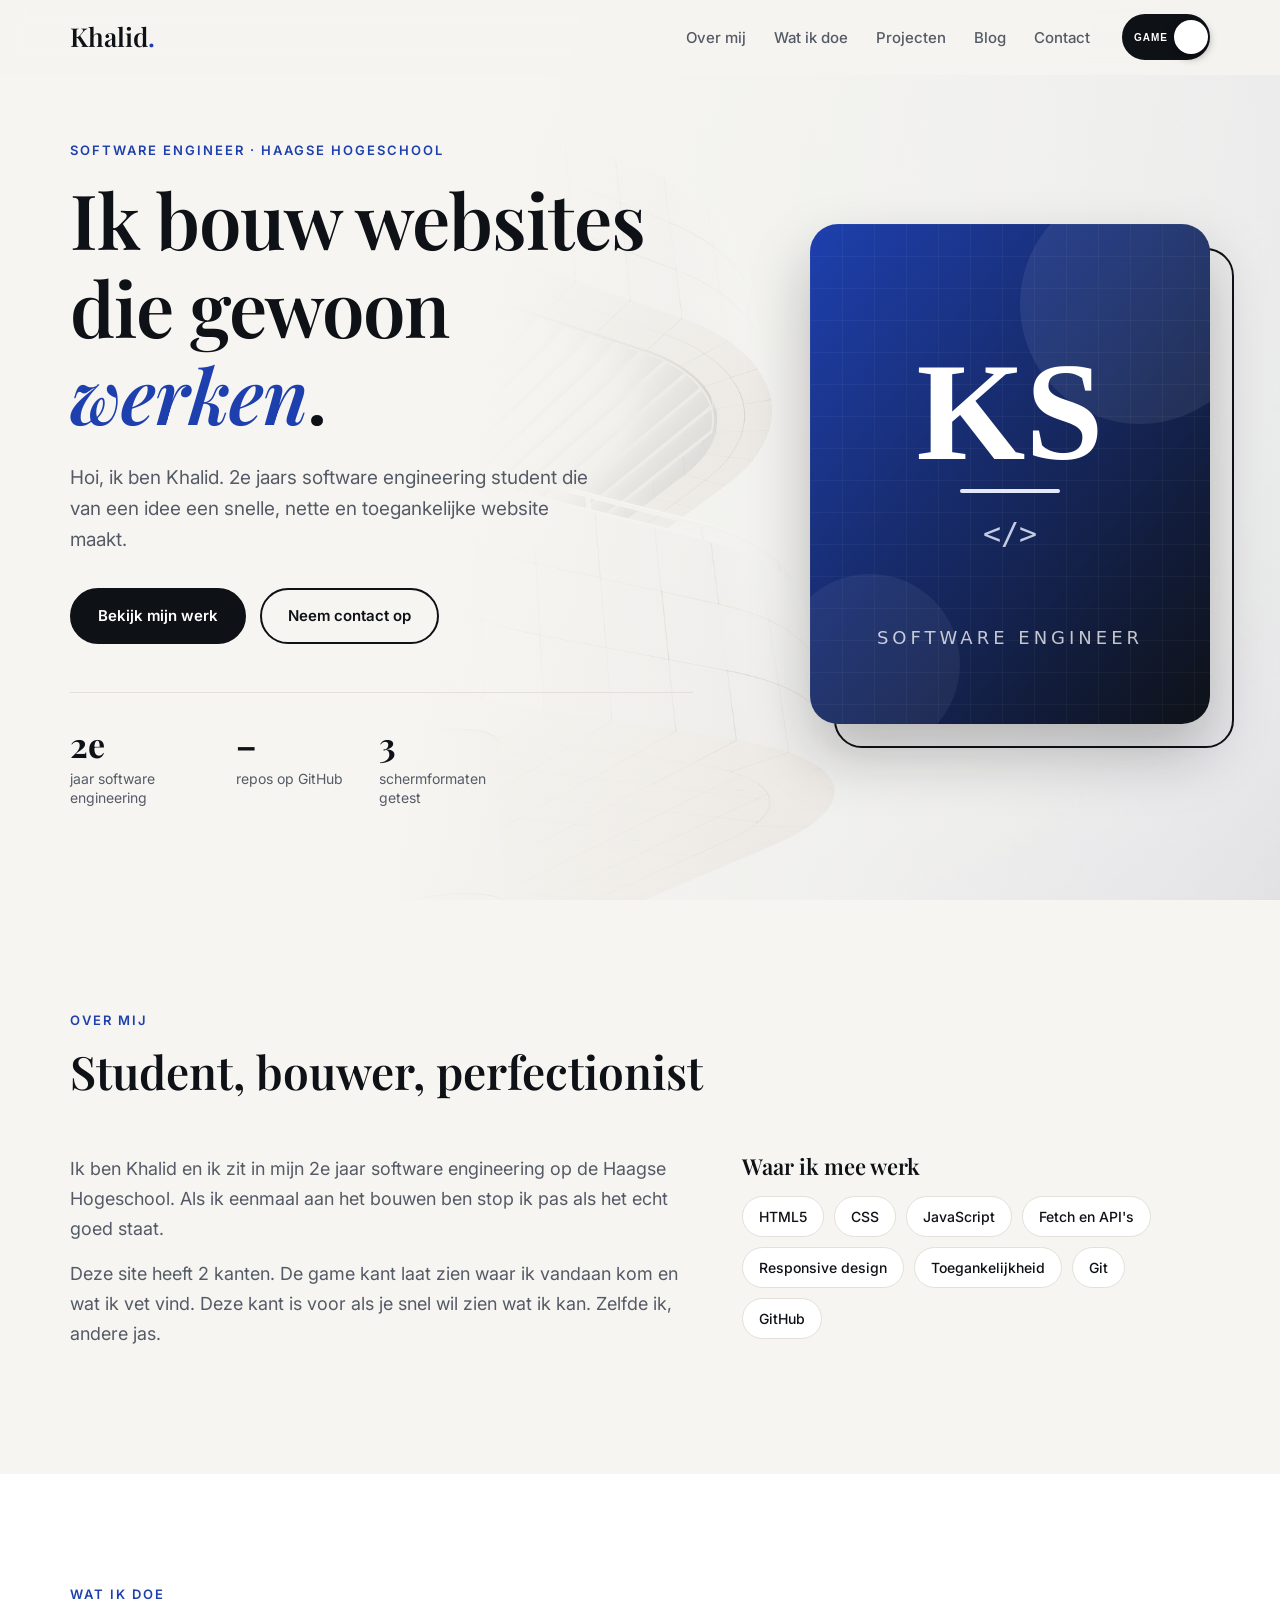
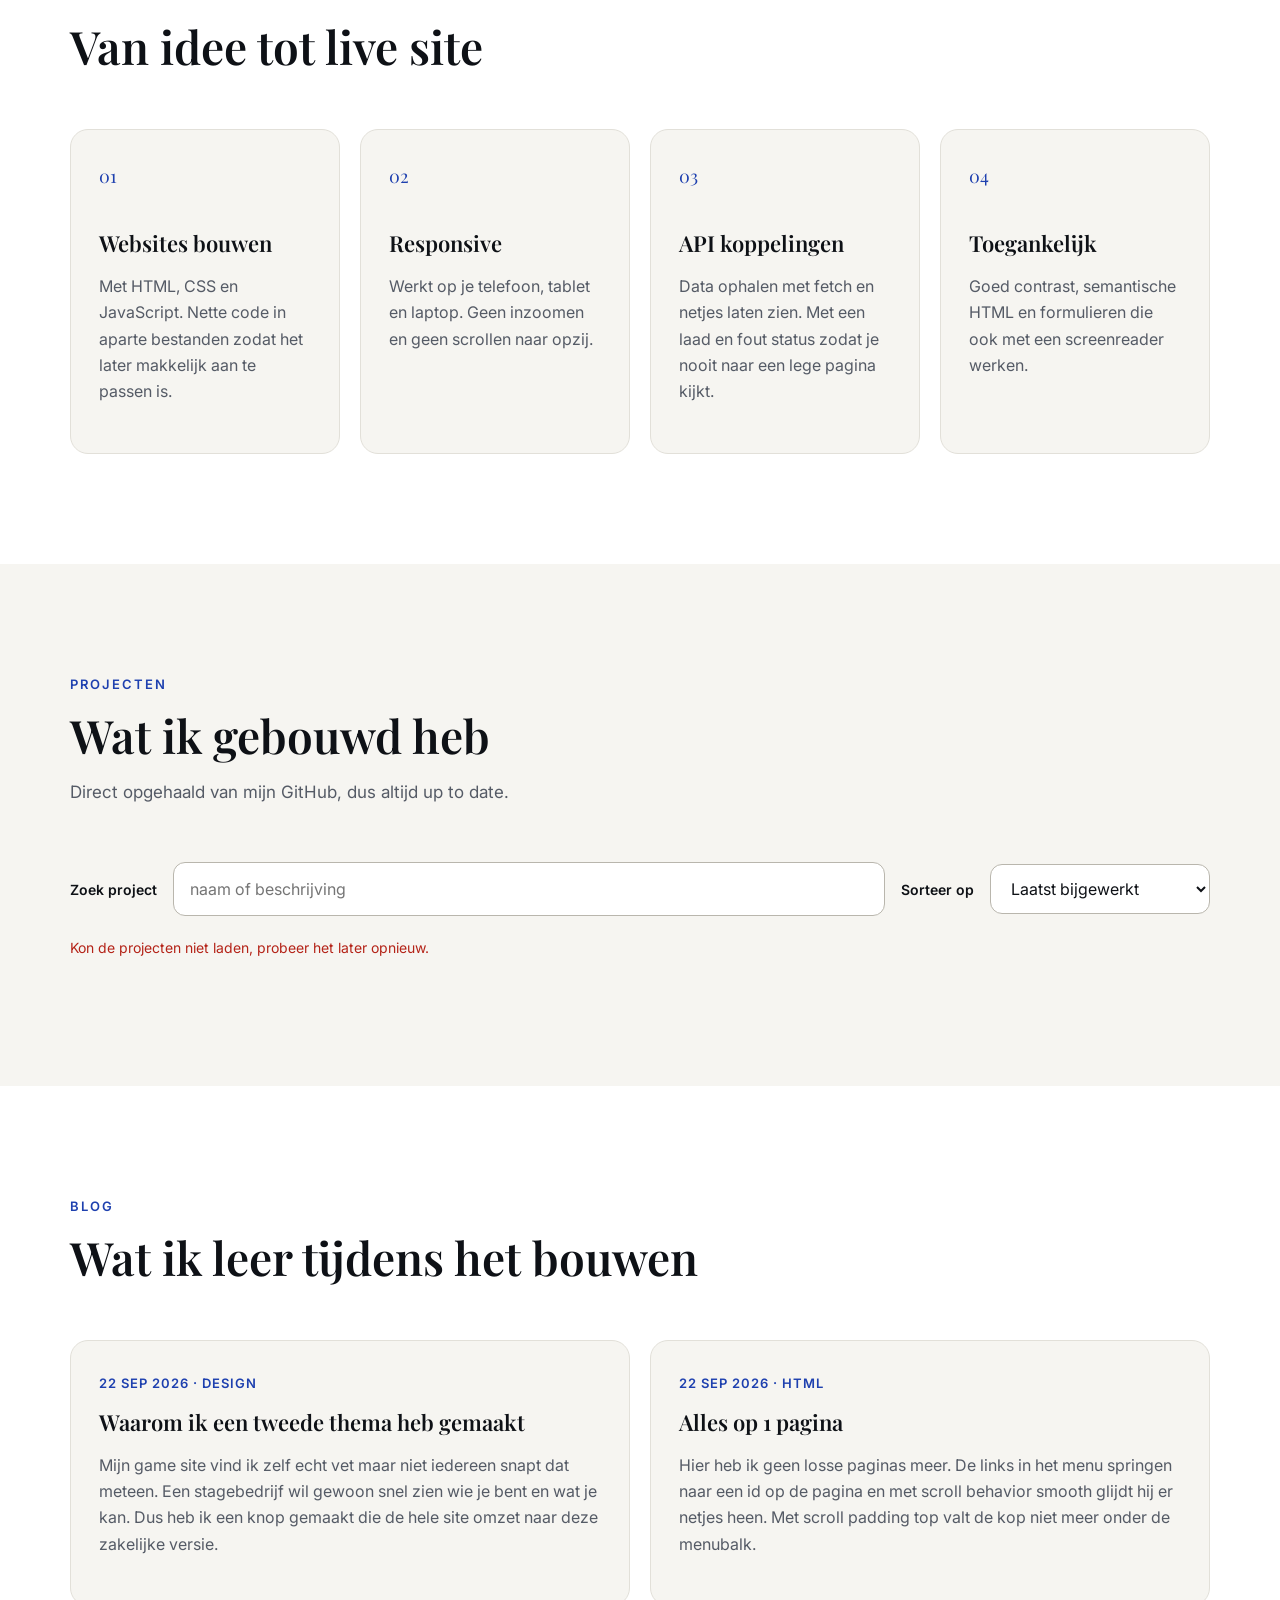
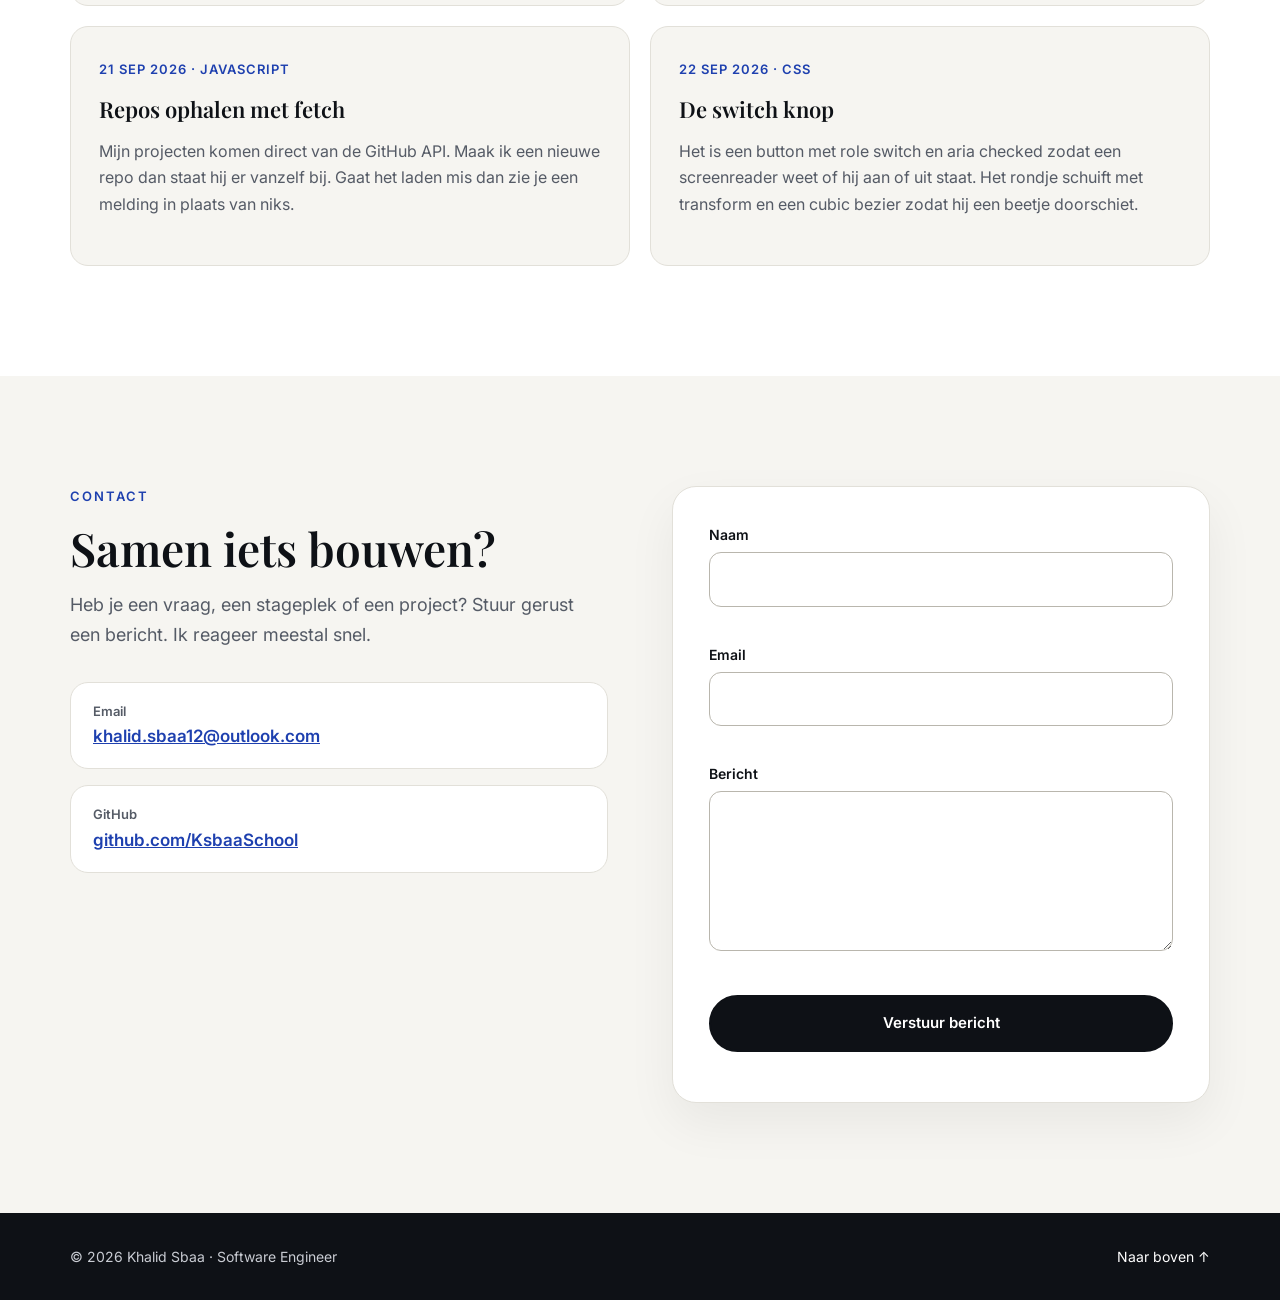
<file: business.html>
<!doctype html>
<html lang="nl" data-thema="business">
  <head>
    <meta charset="UTF-8" />
    <meta name="viewport" content="width=device-width, initial-scale=1.0" />
    <meta
      name="description"
      content="Khalid Sbaa, software engineering student op de Haagse Hogeschool. Ik bouw websites die snel, netjes en toegankelijk zijn. Bekijk mijn projecten, blog en neem contact op."
    />
    <meta name="author" content="Khalid Sbaa" />
    <link rel="preconnect" href="https://fonts.googleapis.com" />
    <link rel="preconnect" href="https://fonts.gstatic.com" crossorigin />
    <link
      rel="stylesheet"
      href="https://fonts.googleapis.com/css2?family=Inter:wght@400;500;600&family=Playfair+Display:wght@500;600&display=swap"
    />
    <link rel="stylesheet" href="assets/css/business.css" />
    <script src="thema.js"></script>
    <title>Khalid Sbaa - Software Engineer</title>
  </head>

  <body>
    <header id="balk">
      <a class="logo" href="#home">Khalid<span>.</span></a>

      <nav aria-label="hoofdmenu">
        <ul>
          <li><a href="#over">Over mij</a></li>
          <li><a href="#diensten">Wat ik doe</a></li>
          <li><a href="#projecten">Projecten</a></li>
          <li><a href="#blog">Blog</a></li>
          <li><a href="#contact">Contact</a></li>
        </ul>
      </nav>

      <button
        id="themaknop"
        class="themaknop"
        type="button"
        role="switch"
        aria-checked="true"
        aria-label="business thema"
      >
        <span class="knoptekst links" aria-hidden="true">GAME</span>
        <span class="knoptekst rechts" aria-hidden="true">PRO</span>
        <span class="knopbol" aria-hidden="true"></span>
      </button>
    </header>

    <main>
      <section id="home" class="held">
        <div class="held-tekst opkomen">
          <p class="bovenregel">Software engineer · Haagse Hogeschool</p>
          <h1>Ik bouw websites die gewoon <em>werken</em>.</h1>
          <p class="intro">
            Hoi, ik ben Khalid. 2e jaars software engineering student die van
            een idee een snelle, nette en toegankelijke website maakt.
          </p>
          <div class="knoppen">
            <a class="knop knop-vol" href="#projecten">Bekijk mijn werk</a>
            <a class="knop knop-rand" href="#contact">Neem contact op</a>
          </div>

          <ul class="cijfers">
            <li><strong>2e</strong> jaar software engineering</li>
            <li><strong id="aantalrepos">–</strong> repos op GitHub</li>
            <li><strong>3</strong> schermformaten getest</li>
          </ul>
        </div>

        <figure class="held-foto opkomen">
          <img
            src="assets/img/businessPotret.svg"
            alt="Logo met de letters KS, van Khalid Sbaa, software engineer"
            width="704"
            height="1524"
          />
        </figure>
      </section>

      <section id="over" class="blok">
        <div class="blok-kop opkomen">
          <p class="bovenregel">Over mij</p>
          <h2>Student, bouwer, perfectionist</h2>
        </div>

        <div class="over-grid">
          <div class="opkomen">
            <p>
              Ik ben Khalid en ik zit in mijn 2e jaar software engineering op de
              Haagse Hogeschool. Als ik eenmaal aan het bouwen ben stop ik pas
              als het echt goed staat.
            </p>
            <p>
              Deze site heeft 2 kanten. De game kant laat zien waar ik vandaan
              kom en wat ik vet vind. Deze kant is voor als je snel wil zien
              wat ik kan. Zelfde ik, andere jas.
            </p>
          </div>

          <div class="opkomen">
            <h3>Waar ik mee werk</h3>
            <ul class="tags">
              <li>HTML5</li>
              <li>CSS</li>
              <li>JavaScript</li>
              <li>Fetch en API's</li>
              <li>Responsive design</li>
              <li>Toegankelijkheid</li>
              <li>Git</li>
              <li>GitHub</li>
            </ul>
          </div>
        </div>
      </section>

      <section id="diensten" class="blok blok-wit">
        <div class="blok-kop opkomen">
          <p class="bovenregel">Wat ik doe</p>
          <h2>Van idee tot live site</h2>
        </div>

        <ul class="kaarten">
          <li class="kaart opkomen">
            <span class="nummer">01</span>
            <h3>Websites bouwen</h3>
            <p>
              Met HTML, CSS en JavaScript. Nette code in aparte bestanden zodat
              het later makkelijk aan te passen is.
            </p>
          </li>
          <li class="kaart opkomen">
            <span class="nummer">02</span>
            <h3>Responsive</h3>
            <p>
              Werkt op je telefoon, tablet en laptop. Geen inzoomen en geen
              scrollen naar opzij.
            </p>
          </li>
          <li class="kaart opkomen">
            <span class="nummer">03</span>
            <h3>API koppelingen</h3>
            <p>
              Data ophalen met fetch en netjes laten zien. Met een laad en fout
              status zodat je nooit naar een lege pagina kijkt.
            </p>
          </li>
          <li class="kaart opkomen">
            <span class="nummer">04</span>
            <h3>Toegankelijk</h3>
            <p>
              Goed contrast, semantische HTML en formulieren die ook met een
              screenreader werken.
            </p>
          </li>
        </ul>
      </section>

      <section id="projecten" class="blok">
        <div class="blok-kop opkomen">
          <p class="bovenregel">Projecten</p>
          <h2>Wat ik gebouwd heb</h2>
          <p>Direct opgehaald van mijn GitHub, dus altijd up to date.</p>
        </div>

        <search class="filters opkomen">
          <form id="projectfilter">
            <label for="projectzoek">Zoek project</label>
            <input
              id="projectzoek"
              type="search"
              placeholder="naam of beschrijving"
            />

            <label for="projectsort">Sorteer op</label>
            <select id="projectsort">
              <option value="nieuw">Laatst bijgewerkt</option>
              <option value="naam">Naam A tot Z</option>
              <option value="sterren">Meeste sterren</option>
            </select>
          </form>
        </search>

        <p id="projectstatus" class="status" aria-live="polite">
          Projecten aan het laden...
        </p>
        <ul id="projectlijst" class="projecten"></ul>
      </section>

      <section id="blog" class="blok blok-wit">
        <div class="blok-kop opkomen">
          <p class="bovenregel">Blog</p>
          <h2>Wat ik leer tijdens het bouwen</h2>
        </div>

        <div class="artikelen">
          <article class="artikel opkomen">
            <p class="meta"><time datetime="2026-09-22">22 sep 2026</time> · Design</p>
            <h3>Waarom ik een tweede thema heb gemaakt</h3>
            <p>
              Mijn game site vind ik zelf echt vet maar niet iedereen snapt dat
              meteen. Een stagebedrijf wil gewoon snel zien wie je bent en wat
              je kan. Dus heb ik een knop gemaakt die de hele site omzet naar
              deze zakelijke versie.
            </p>
          </article>

          <article class="artikel opkomen">
            <p class="meta"><time datetime="2026-09-22">22 sep 2026</time> · HTML</p>
            <h3>Alles op 1 pagina</h3>
            <p>
              Hier heb ik geen losse paginas meer. De links in het menu springen
              naar een id op de pagina en met scroll behavior smooth glijdt hij
              er netjes heen. Met scroll padding top valt de kop niet meer onder
              de menubalk.
            </p>
          </article>

          <article class="artikel opkomen">
            <p class="meta"><time datetime="2026-09-21">21 sep 2026</time> · JavaScript</p>
            <h3>Repos ophalen met fetch</h3>
            <p>
              Mijn projecten komen direct van de GitHub API. Maak ik een nieuwe
              repo dan staat hij er vanzelf bij. Gaat het laden mis dan zie je
              een melding in plaats van niks.
            </p>
          </article>

          <article class="artikel opkomen">
            <p class="meta"><time datetime="2026-09-22">22 sep 2026</time> · CSS</p>
            <h3>De switch knop</h3>
            <p>
              Het is een button met role switch en aria checked zodat een
              screenreader weet of hij aan of uit staat. Het rondje schuift met
              transform en een cubic bezier zodat hij een beetje doorschiet.
            </p>
          </article>
        </div>
      </section>

      <section id="contact" class="blok">
        <div class="contact-grid">
          <div class="opkomen">
            <p class="bovenregel">Contact</p>
            <h2>Samen iets bouwen?</h2>
            <p>
              Heb je een vraag, een stageplek of een project? Stuur gerust een
              bericht. Ik reageer meestal snel.
            </p>

            <ul class="contactlinks">
              <li>
                <span>Email</span>
                <a href="mailto:khalid.sbaa12@outlook.com">khalid.sbaa12@outlook.com</a>
              </li>
              <li>
                <span>GitHub</span>
                <a href="https://github.com/KsbaaSchool">github.com/KsbaaSchool</a>
              </li>
            </ul>
          </div>

          <form id="bcontactform" class="formulier opkomen" novalidate>
            <div class="veld">
              <label for="bnaam">Naam</label>
              <input
                id="bnaam"
                type="text"
                autocomplete="name"
                aria-describedby="bnaamfout"
              />
              <p id="bnaamfout" class="fout" aria-live="polite"></p>
            </div>

            <div class="veld">
              <label for="bemail">Email</label>
              <input
                id="bemail"
                type="email"
                autocomplete="email"
                aria-describedby="bemailfout"
              />
              <p id="bemailfout" class="fout" aria-live="polite"></p>
            </div>

            <div class="veld">
              <label for="bbericht">Bericht</label>
              <textarea
                id="bbericht"
                rows="5"
                aria-describedby="bberichtfout"
              ></textarea>
              <p id="bberichtfout" class="fout" aria-live="polite"></p>
            </div>

            <button class="knop knop-vol" type="submit">Verstuur bericht</button>
            <p id="bverstuurd" class="gelukt" aria-live="polite"></p>
          </form>
        </div>
      </section>
    </main>

    <footer>
      <p>© 2026 Khalid Sbaa · Software Engineer</p>
      <a href="#home">Naar boven ↑</a>
    </footer>

    <script src="business.js"></script>
  </body>
</html>
</file>
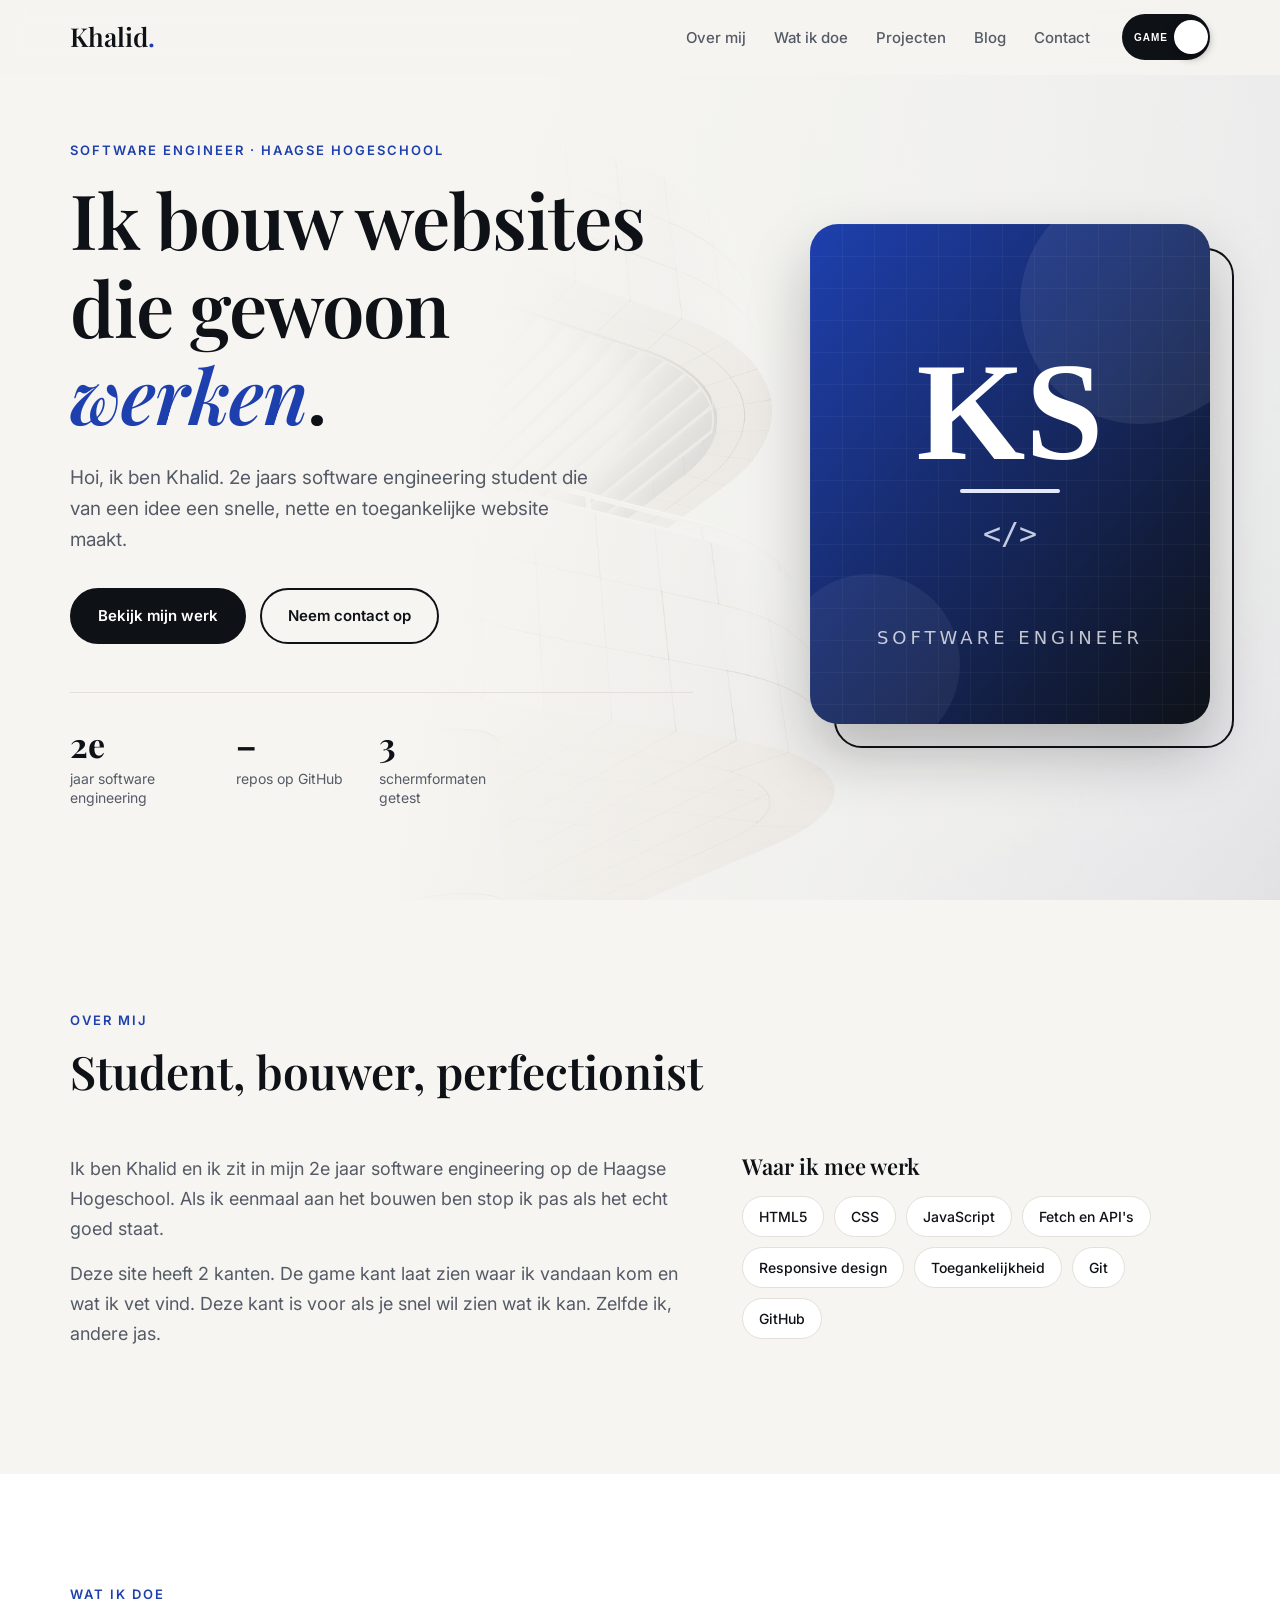
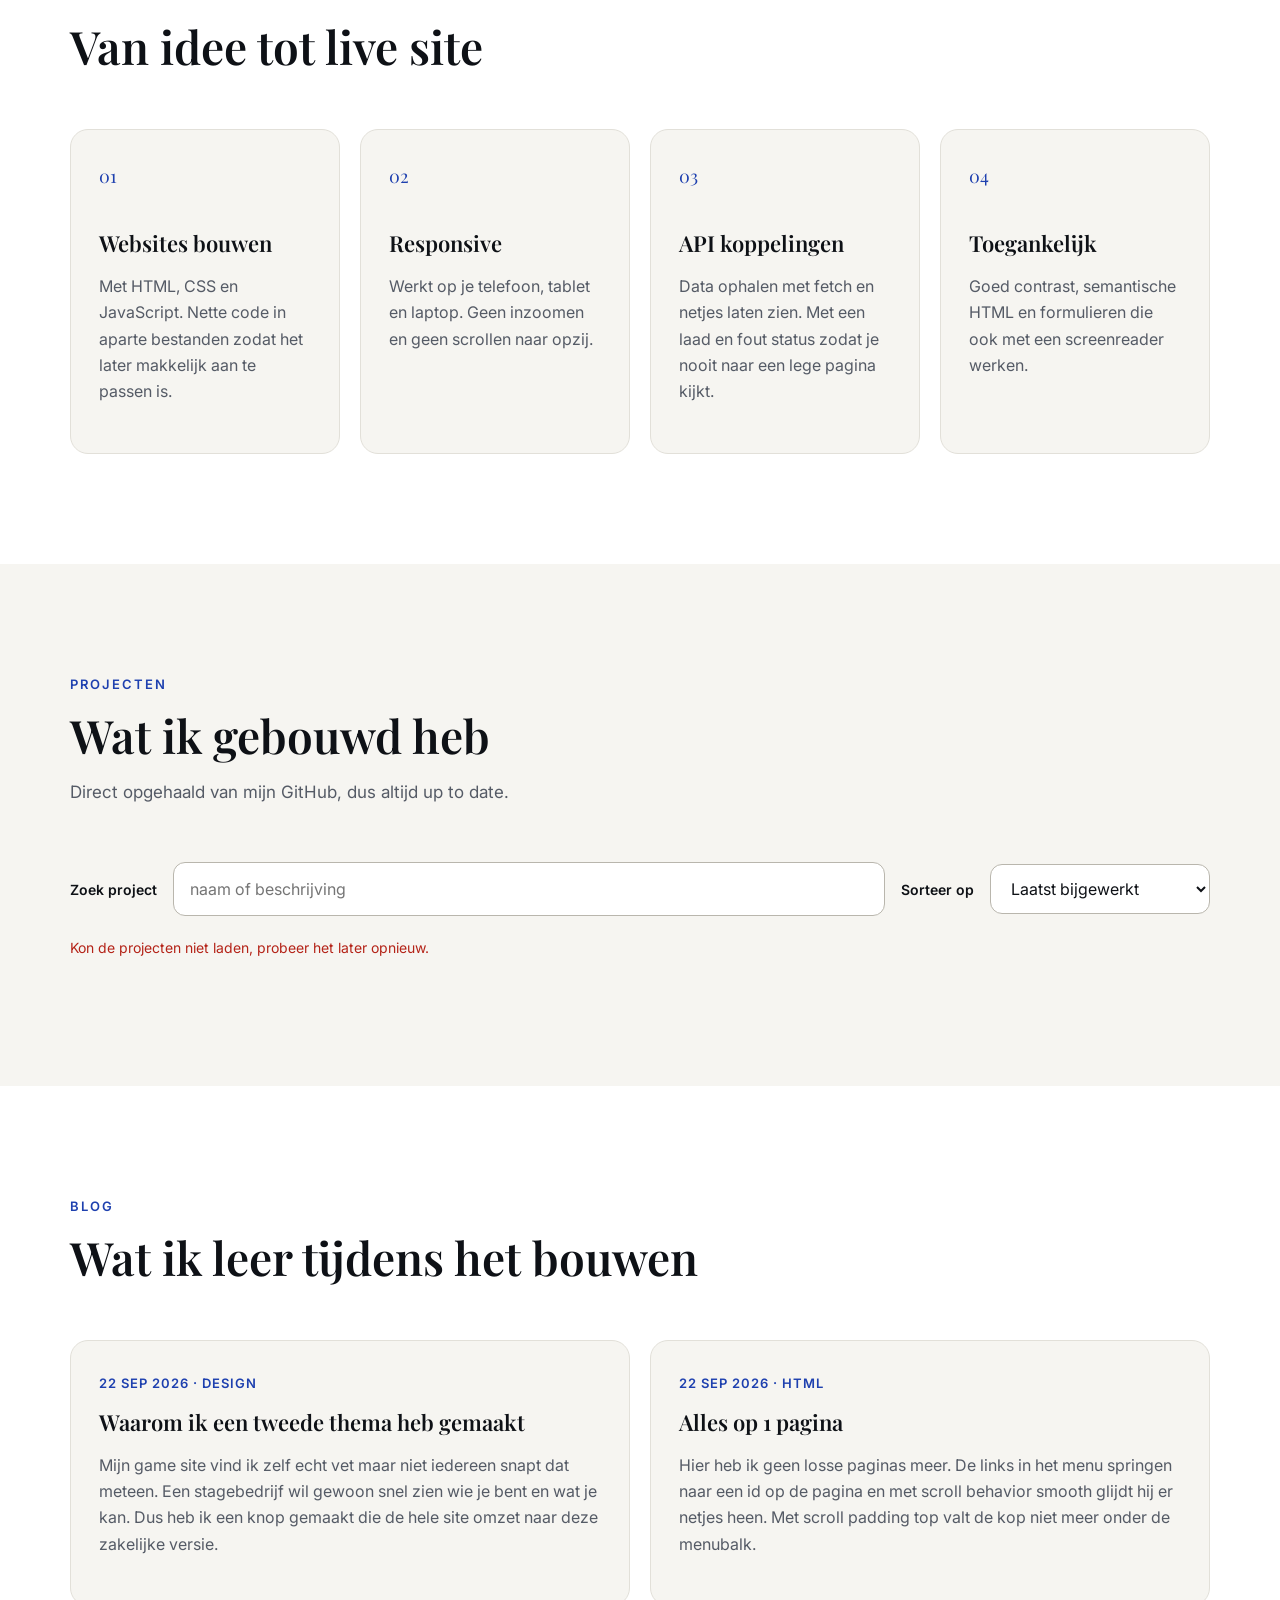
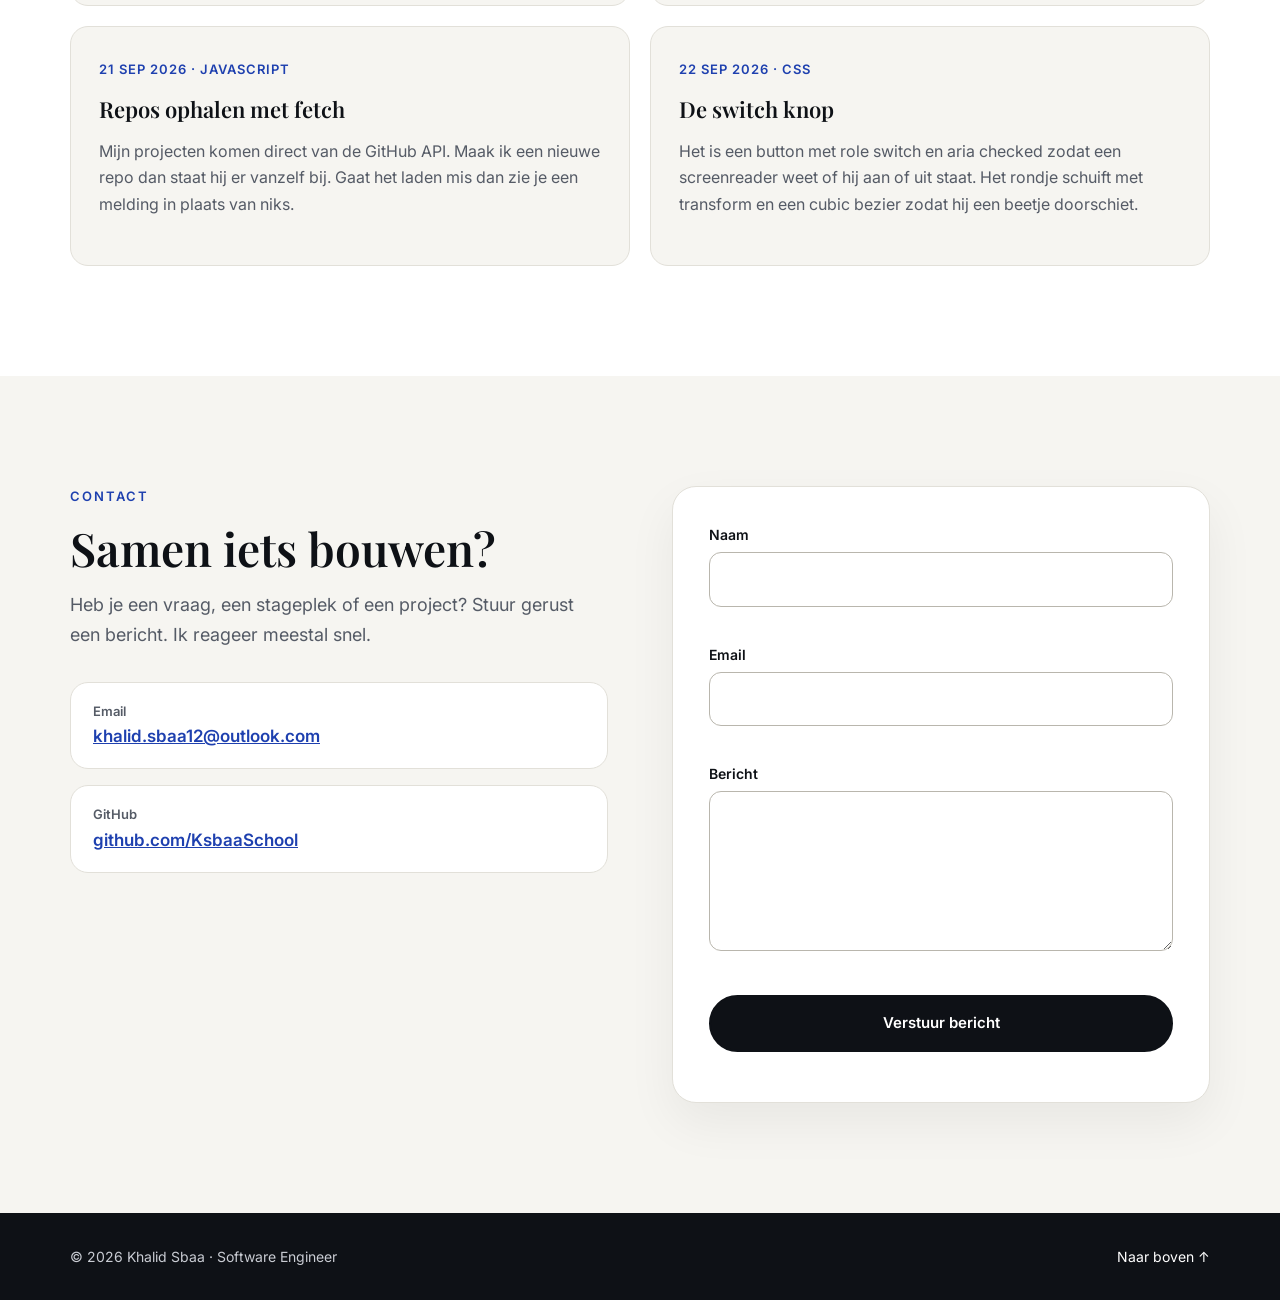
<file: contact.html>
<!doctype html>
<html lang="nl">
  <head>
    <meta charset="UTF-8" />
    <meta name="viewport" content="width=device-width, initial-scale=1.0" />
    <meta
      name="description"
      content="Contact met Khalid, software engineering student. Stuur een mail of bekijk mijn GitHub."
    />
    <meta name="author" content="Khalid Sbaa" />
    <link rel="stylesheet" href="assets/css/style.css" />
    <script src="thema.js"></script>
    <title>Contact - Khalids Portfolio</title>
  </head>

  <body>
    <video autoplay muted loop playsinline class="achtergrond-video">
      <source src="assets/video/SansVideo.mp4" type="video/mp4" />
    </video>

    <button
      id="themaknop"
      class="themaknop"
      type="button"
      role="switch"
      aria-checked="false"
      aria-label="business thema"
    >
      <span class="knoptekst links" aria-hidden="true">GAME</span>
      <span class="knoptekst rechts" aria-hidden="true">PRO</span>
      <span class="knopbol" aria-hidden="true"></span>
    </button>

    <header>
      <h1>Contact</h1>

      <nav>
        <ul>
          <li>
            <a href="index.html"> Whoami</a>
            <div class="box"></div>
          </li>
          <li>
            <a href="projecten.html">Projecten</a>
            <div class="box"></div>
          </li>
          <li>
            <a href="blog.html">Blog</a>
            <div class="box"></div>
          </li>
          <li>
            <a href="contact.html">Contact</a>
            <div class="box"></div>
          </li>
        </ul>
      </nav>
    </header>

    <main>
      <section>
        <h2>Even mailen</h2>
        <p>
          Heb je een vraag over mijn werk of wil je samen iets bouwen, stuur
          gerust een mail. ik reageer meestal snel
        </p>
      </section>

      <section>
        <h2>Stuur een bericht</h2>
        <form id="contactform" novalidate>
          <label for="naam">Naam</label>
          <input id="naam" type="text" />
          <p id="naamfout" aria-live="polite"></p>

          <label for="email">Email</label>
          <input id="email" type="email" />
          <p id="emailfout" aria-live="polite"></p>

          <label for="bericht">Bericht</label>
          <input id="bericht" type="text" />
          <p id="berichtfout" aria-live="polite"></p>

          <div class="knopje">
            <button type="submit">Verstuur</button>
            <div class="box"></div>
          </div>
        </form>
        <p id="verstuurd" aria-live="polite"></p>
      </section>

      <section>
        <h2>Waar je mij vindt</h2>
        <ul>
          <li class="contactli">
            <a href="mailto:khalid.sbaa12@outlook.com">Email</a>
            <div class="box"></div>
          </li>
          <li class="contactli">
            <a href="https://github.com/KsbaaSchool">Github</a>
            <div class="box"></div>
          </li>
        </ul>
      </section>

      <section>
        <h2>Wie je mailt</h2>
        <p>
          Khalid, 2e jaars student software engineering op de haagse hogeschool
        </p>
      </section>
    </main>

    <footer></footer>

    <script src="contact.js"></script>
  </body>
</html>
</file>
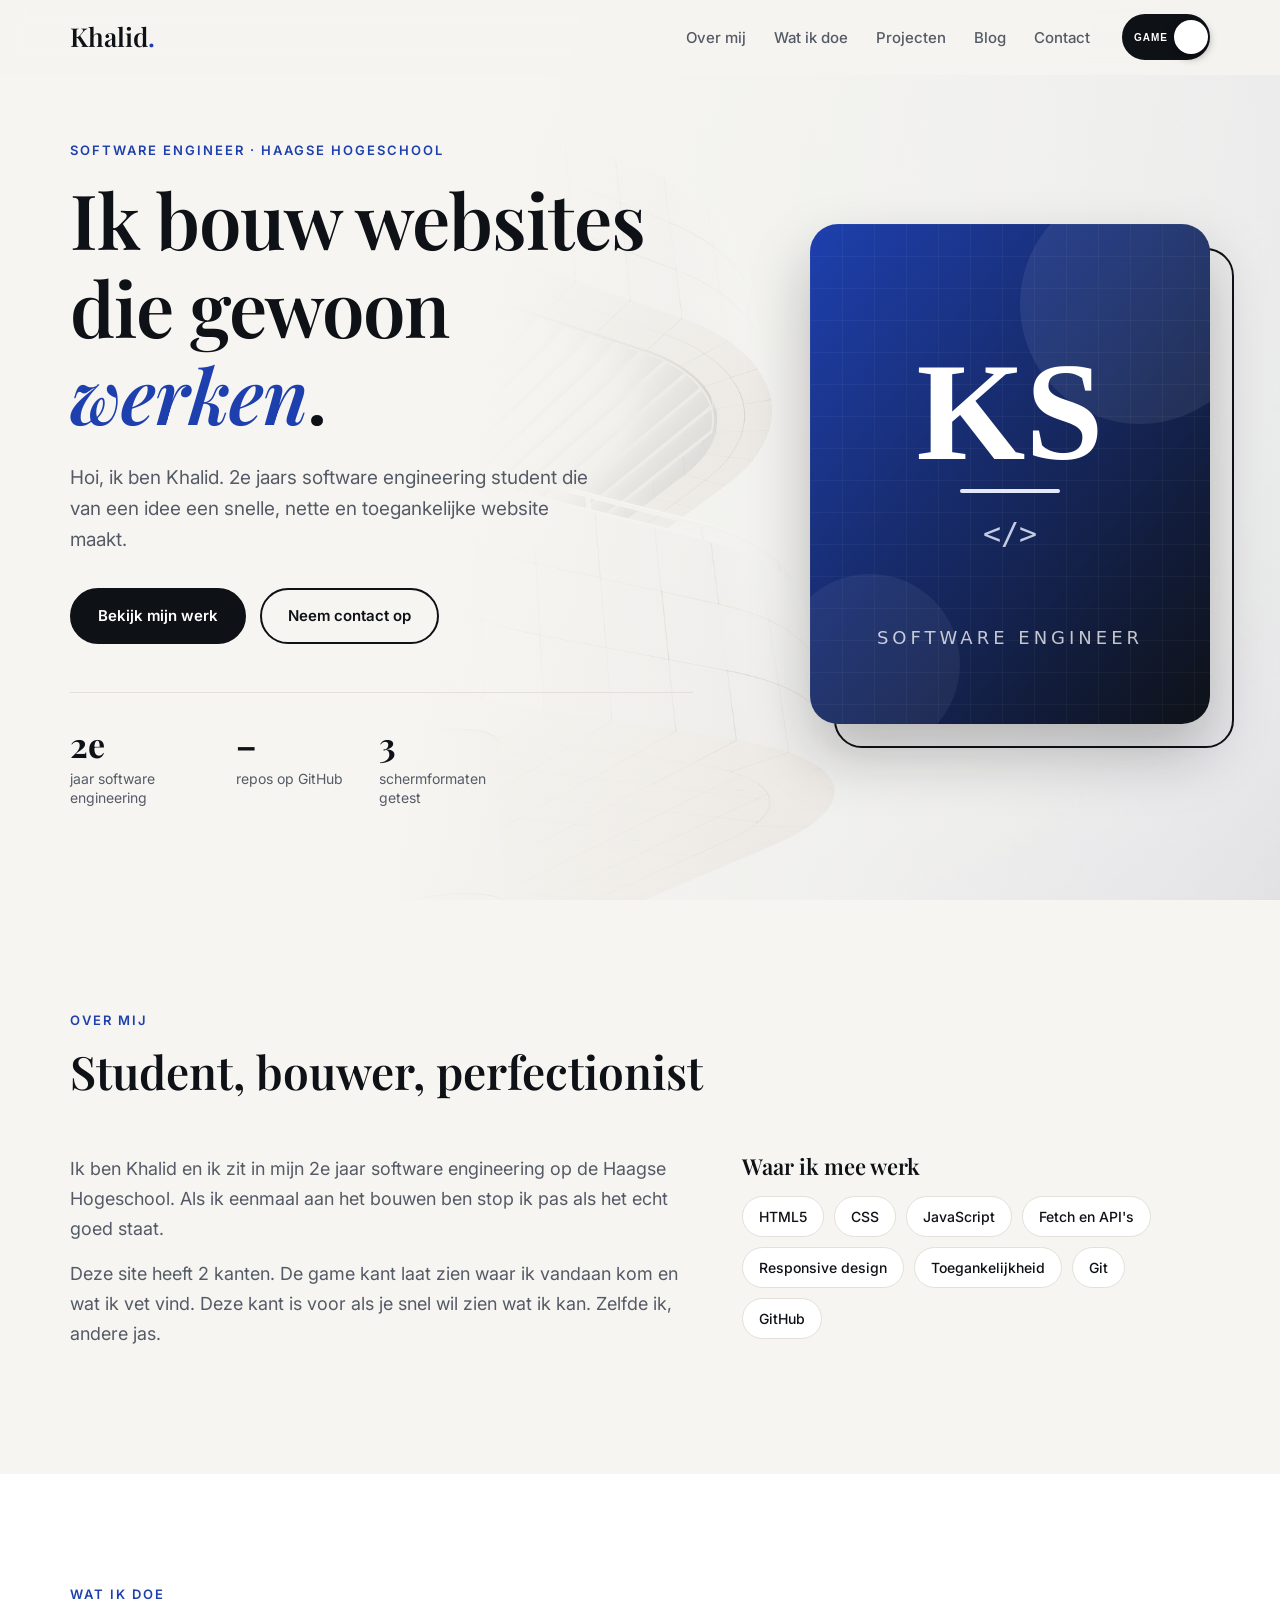
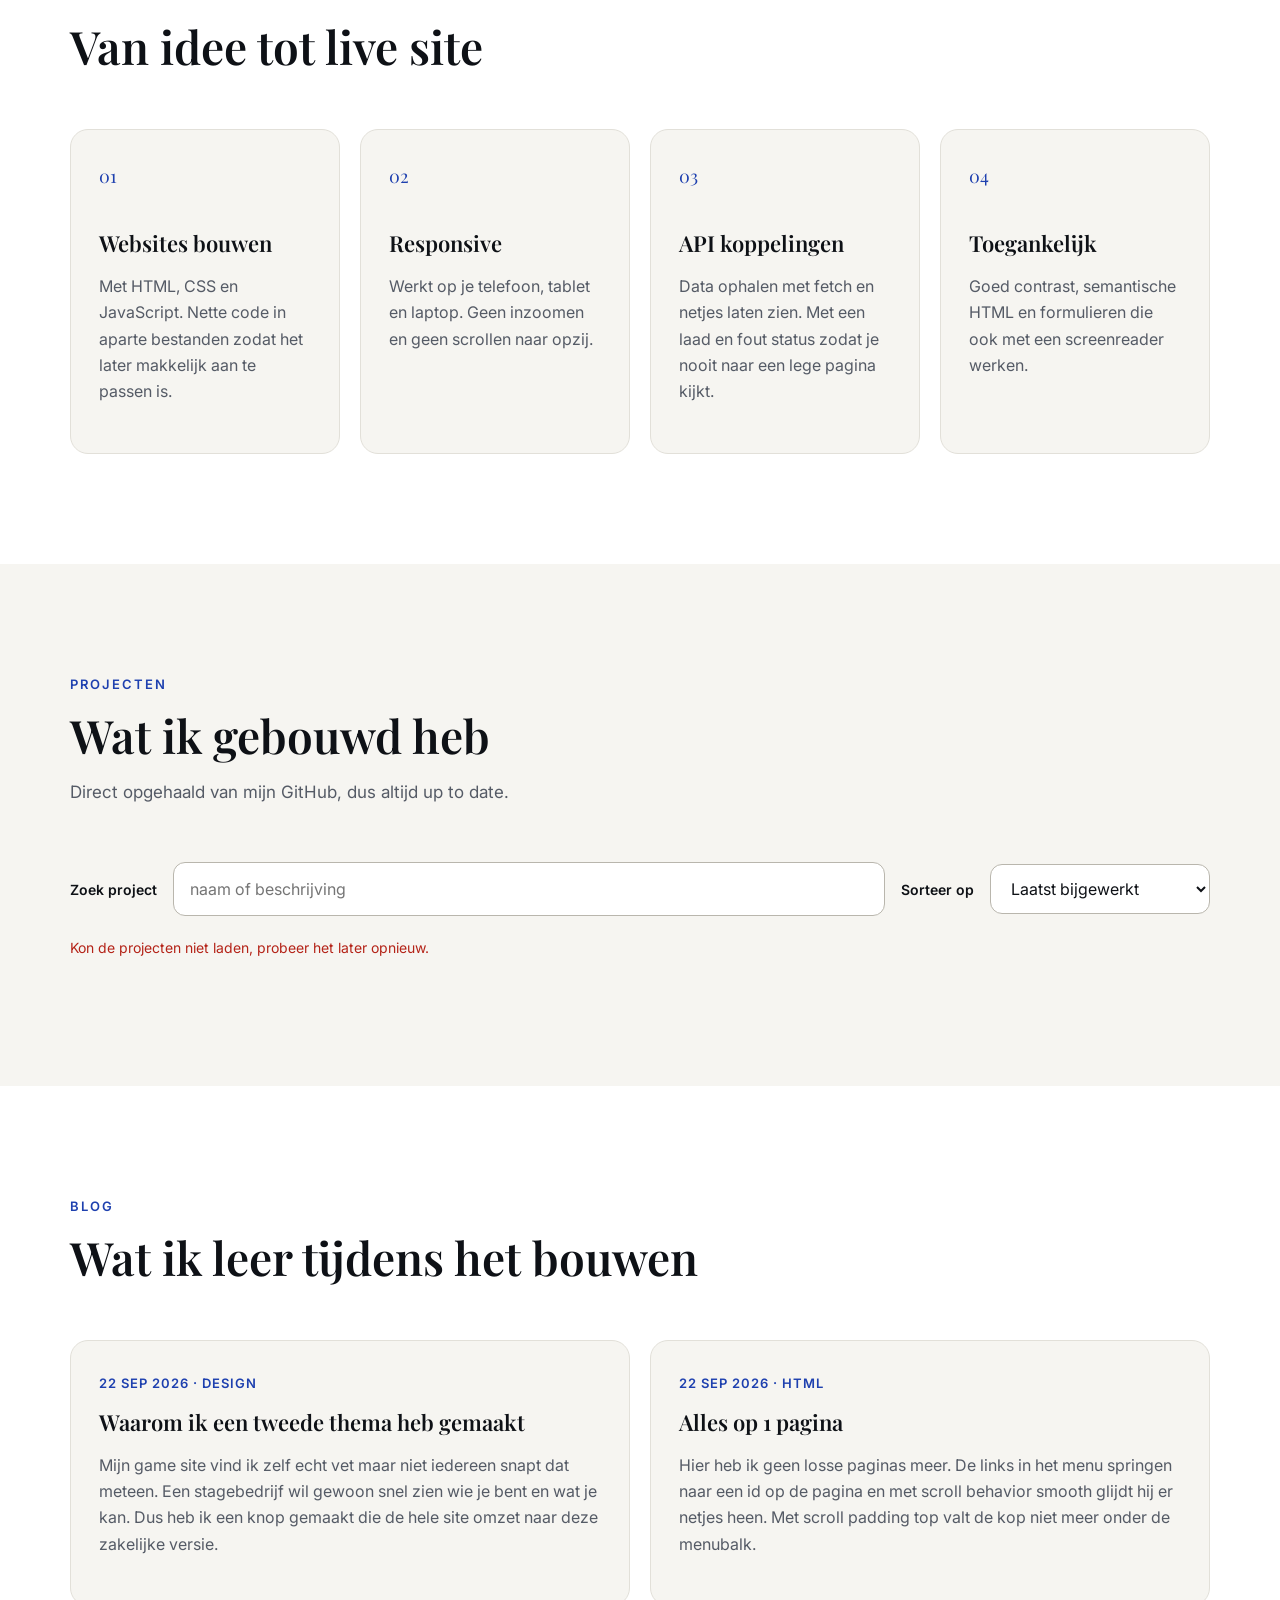
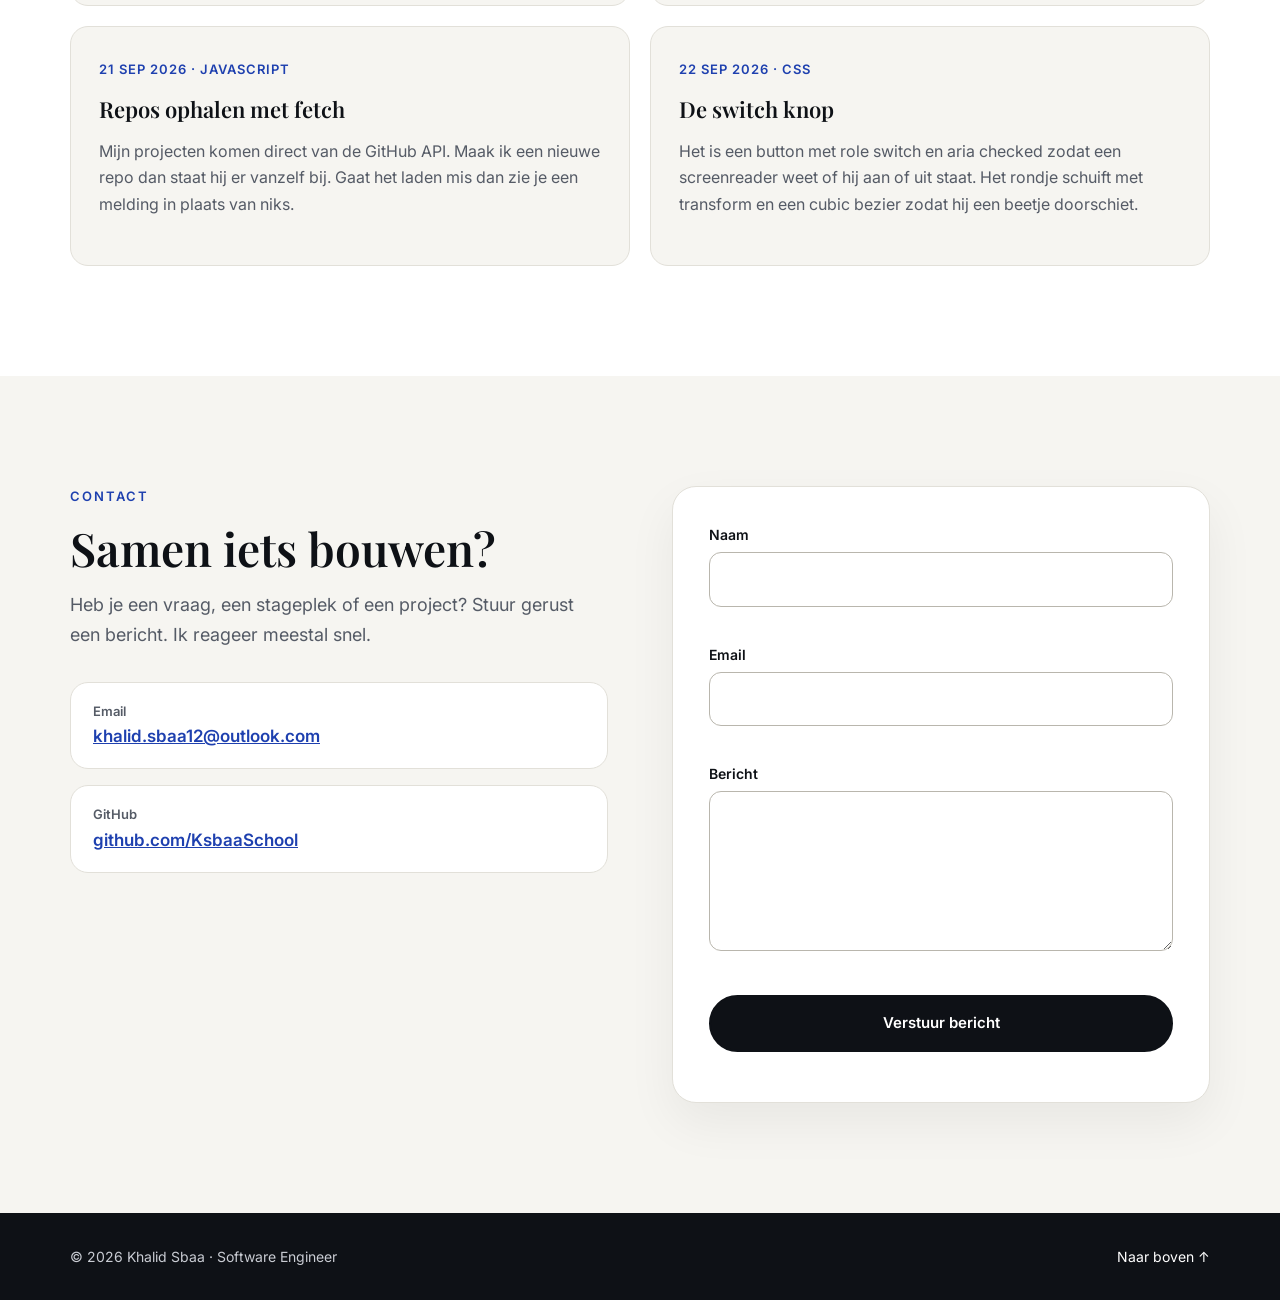
<file: projecten.html>
<!doctype html>
<html lang="nl">
  <head>
    <meta charset="UTF-8" />
    <meta name="viewport" content="width=device-width, initial-scale=1.0" />
    <meta
      name="description"
      content="De projecten die ik als software engineering student gemaakt heb, wat ik gebouwd heb en wat ik ervan geleerd heb."
    />

    <meta name="author" content="Khalid Sbaa" />
    <link rel="stylesheet" href="assets/css/style.css" />
    <script src="thema.js"></script>
    <title>Projecten - Khalids Portfolio</title>
  </head>

  <body>
    <video autoplay muted loop playsinline class="achtergrond-video">
      <source src="assets/video/SansVideo.mp4" type="video/mp4" />
    </video>

    <button
      id="themaknop"
      class="themaknop"
      type="button"
      role="switch"
      aria-checked="false"
      aria-label="business thema"
    >
      <span class="knoptekst links" aria-hidden="true">GAME</span>
      <span class="knoptekst rechts" aria-hidden="true">PRO</span>
      <span class="knopbol" aria-hidden="true"></span>
    </button>

    <header>
      <h1>Projecten</h1>

      <nav>
        <ul>
          <li>
            <a href="index.html"> Whoami</a>
            <div class="box"></div>
          </li>
          <li>
            <a href="projecten.html">Projecten</a>
            <div class="box"></div>
          </li>
          <li>
            <a href="blog.html">Blog</a>
            <div class="box"></div>
          </li>
          <li>
            <a href="contact.html">Contact</a>
            <div class="box"></div>
          </li>
        </ul>
      </nav>
    </header>

    <main>
      <section id="repos"></section>
    </main>

    <search id="zoekcontainer">
      <form id="zoeksub">
        <input id="zoekbalk" />
      </form>
    </search>

    <footer></footer>

    <script src="project.js"></script>
  </body>
</html>
</file>
<file: assets/css/business.css>
:root {
  --achtergrond: #f6f5f1;
  --wit: #ffffff;
  --inkt: #0e1116;
  --grijs: #555b66;
  --lijn: #e2e0d9;
  --accent: #1e40af;
  --accent-zacht: #e3e9fb;
  --rood: #b42318;
  --groen: #146c43;

  --kop: "Playfair Display", Georgia, serif;
  --tekst: "Inter", system-ui, sans-serif;

  --breedte: 1140px;
  --rond: 18px;
}

* {
  box-sizing: border-box;
}

html {
  scroll-behavior: smooth;
  scroll-padding-top: 90px;
}

body {
  margin: 0;
  background: var(--achtergrond);
  color: var(--inkt);
  font-family: var(--tekst);
  font-size: 17px;
  line-height: 1.65;
}

img {
  max-width: 100%;
  display: block;
}

h1,
h2,
h3 {
  font-family: var(--kop);
  font-weight: 600;
  line-height: 1.15;
  margin: 0 0 16px;
}

h2 {
  font-size: clamp(32px, 4vw, 46px);
}

h3 {
  font-size: 22px;
}

p {
  margin: 0 0 16px;
}

a {
  color: var(--accent);
}

ul {
  list-style: none;
  margin: 0;
  padding: 0;
}

:focus-visible {
  outline: 2px solid var(--accent);
  outline-offset: 3px;
}

/* menubalk */
#balk {
  position: fixed;
  inset: 0 0 auto;
  z-index: 100;

  display: flex;
  align-items: center;
  gap: 32px;
  padding: 14px max(24px, calc((100% - var(--breedte)) / 2));

  background: rgba(246, 245, 241, 0.82);
  backdrop-filter: blur(12px);
  border-bottom: 1px solid transparent;

  transition:
    border-color 0.3s,
    box-shadow 0.3s;
}

#balk.gescrold {
  border-color: var(--lijn);
  box-shadow: 0 6px 24px rgba(14, 17, 22, 0.06);
}

.logo {
  font-family: var(--kop);
  font-size: 26px;
  font-weight: 600;
  color: var(--inkt);
  text-decoration: none;
}

.logo span {
  color: var(--accent);
}

#balk nav {
  margin-left: auto;
}

#balk nav ul {
  display: flex;
  gap: 28px;
}

#balk nav a {
  position: relative;
  color: var(--grijs);
  font-size: 15px;
  font-weight: 500;
  text-decoration: none;
  transition: color 0.2s;
}

#balk nav a::after {
  content: "";
  position: absolute;
  left: 0;
  right: 0;
  bottom: -4px;
  height: 2px;
  background: var(--accent);
  transform: scaleX(0);
  transform-origin: left;
  transition: transform 0.3s;
}

#balk nav a:hover,
#balk nav a.actief {
  color: var(--inkt);
}

#balk nav a:hover::after,
#balk nav a.actief::after {
  transform: scaleX(1);
}

/* thema switch */
.themaknop {
  position: relative;
  flex-shrink: 0;

  width: 88px;
  height: 46px;
  padding: 0;

  border: 2px solid var(--inkt);
  border-radius: 999px;
  background: var(--inkt);
  cursor: pointer;

  transition:
    background 0.5s,
    border-color 0.5s,
    box-shadow 0.3s;
}

@keyframes blauwgloed {
  50% {
    box-shadow: 0 0 0 6px var(--accent-zacht), 0 8px 30px rgba(30, 64, 175, 0.45);
  }
}

.themaknop:hover,
.themaknop:focus-visible {
  animation: blauwgloed 2s ease-in-out infinite;
}

.knopbol {
  position: absolute;
  top: 4px;
  left: 4px;

  width: 34px;
  height: 34px;
  border-radius: 50%;

  background: var(--wit);
  box-shadow: 0 3px 10px rgba(0, 0, 0, 0.45);

  transform: translateX(46px);
  transition:
    transform 0.6s cubic-bezier(0.68, -0.55, 0.27, 1.55),
    background 0.5s,
    box-shadow 0.5s;
}

.knoptekst {
  position: absolute;
  top: 50%;
  transform: translateY(-50%);

  font-size: 10px;
  font-weight: 600;
  letter-spacing: 1px;
  color: var(--wit);

  transition: opacity 0.3s;
}

.knoptekst.links {
  left: 10px;
}

.knoptekst.rechts {
  right: 10px;
  opacity: 0;
}

/* als je hem uitzet wordt hij alvast game stijl */
.themaknop[aria-checked="false"] {
  background: black;
  border-color: aliceblue;
  box-shadow: 0 0 0 2px black;
}

.themaknop[aria-checked="false"] .knopbol {
  transform: translateX(0);
  background: aliceblue;
  box-shadow: 0 0 14px red;
}

.themaknop[aria-checked="false"] .knoptekst.links {
  opacity: 0;
}

/* algemene knoppen */
.knop {
  display: inline-block;
  padding: 14px 26px;

  border: 2px solid var(--inkt);
  border-radius: 999px;

  font: inherit;
  font-size: 15px;
  font-weight: 600;
  text-decoration: none;
  cursor: pointer;

  transition:
    transform 0.2s,
    box-shadow 0.2s,
    background 0.2s,
    color 0.2s;
}

.knop:hover {
  transform: translateY(-2px);
  box-shadow: 0 10px 24px rgba(14, 17, 22, 0.18);
}

.knop-vol {
  background: var(--inkt);
  color: var(--wit);
}

.knop-vol:hover {
  background: var(--accent);
  border-color: var(--accent);
}

.knop-rand {
  background: transparent;
  color: var(--inkt);
}

.knop-rand:hover {
  background: var(--inkt);
  color: var(--wit);
}

/* held bovenaan */
.held {
  min-height: 100vh;
  display: grid;
  grid-template-columns: 1.15fr 0.85fr;
  align-items: center;
  gap: 56px;

  padding: 120px max(24px, calc((100% - var(--breedte)) / 2)) 72px;

  background:
    linear-gradient(
      100deg,
      var(--achtergrond) 38%,
      rgba(246, 245, 241, 0.75) 62%,
      rgba(246, 245, 241, 0.2)
    ),
    url("../img/businessAchtergrond.jpg") center / cover no-repeat;
}

.bovenregel {
  margin-bottom: 14px;
  font-size: 13px;
  font-weight: 600;
  letter-spacing: 2px;
  text-transform: uppercase;
  color: var(--accent);
}

.held h1 {
  font-size: clamp(42px, 6vw, 76px);
  letter-spacing: -1px;
  margin-bottom: 24px;
}

.held h1 em {
  color: var(--accent);
}

.intro {
  max-width: 520px;
  font-size: 19px;
  color: var(--grijs);
}

.knoppen {
  display: flex;
  flex-wrap: wrap;
  gap: 14px;
  margin: 32px 0 48px;
}

.cijfers {
  display: flex;
  flex-wrap: wrap;
  gap: 36px;
  padding-top: 28px;
  border-top: 1px solid var(--lijn);
  font-size: 14px;
  color: var(--grijs);
}

.cijfers li {
  max-width: 130px;
  line-height: 1.4;
}

.cijfers strong {
  display: block;
  font-family: var(--kop);
  font-size: 34px;
  color: var(--inkt);
}

.held-foto {
  margin: 0;
  justify-self: end;
  width: 100%;
  max-width: 400px;
  position: relative;
  isolation: isolate;
}

.held-foto::before {
  content: "";
  position: absolute;
  inset: 24px -24px -24px 24px;
  border: 2px solid var(--inkt);
  border-radius: 28px;
  z-index: -1;
}

.held-foto img {
  width: 100%;
  height: auto;
  aspect-ratio: 4 / 5;
  object-fit: cover;
  object-position: center 12%;
  border-radius: 28px;
  box-shadow: 0 30px 60px rgba(14, 17, 22, 0.25);
}

/* blokken */
.blok {
  padding: 110px max(24px, calc((100% - var(--breedte)) / 2));
}

.blok-wit {
  background: var(--wit);
}

.blok-kop {
  max-width: 640px;
  margin-bottom: 56px;
}

.blok-kop p:last-child:not(.bovenregel) {
  color: var(--grijs);
}

.over-grid {
  display: grid;
  grid-template-columns: 1.3fr 1fr;
  gap: 64px;
  font-size: 18px;
}

.over-grid p {
  color: var(--grijs);
}

.tags {
  display: flex;
  flex-wrap: wrap;
  gap: 10px;
}

.tags li {
  padding: 8px 16px;
  border: 1px solid var(--lijn);
  border-radius: 999px;
  background: var(--wit);
  font-size: 14px;
  font-weight: 500;
}

.kaarten {
  display: grid;
  grid-template-columns: repeat(4, 1fr);
  gap: 20px;
}

.kaart,
.project,
.artikel {
  padding: 32px 28px;
  border: 1px solid var(--lijn);
  border-radius: var(--rond);
  background: var(--wit);
  transition:
    transform 0.3s,
    box-shadow 0.3s,
    border-color 0.3s;
}

.kaart:hover,
.project:hover,
.artikel:hover {
  transform: translateY(-6px);
  border-color: var(--inkt);
  box-shadow: 0 20px 40px rgba(14, 17, 22, 0.1);
}

.blok-wit .kaart,
.blok-wit .artikel {
  background: var(--achtergrond);
}

.nummer {
  display: block;
  margin-bottom: 40px;
  font-family: var(--kop);
  font-size: 18px;
  color: var(--accent);
}

.kaart p,
.project p,
.artikel p {
  color: var(--grijs);
  font-size: 16px;
}

/* projecten */
.filters form {
  display: grid;
  grid-template-columns: auto 1fr auto 220px;
  align-items: center;
  gap: 12px 16px;
  margin-bottom: 20px;
}

.filters label {
  font-size: 14px;
  font-weight: 600;
}

input,
select,
textarea {
  width: 100%;
  padding: 13px 16px;

  border: 1px solid #b9b6ad;
  border-radius: 12px;
  background: var(--wit);
  color: var(--inkt);
  font: inherit;
  font-size: 16px;

  transition:
    border-color 0.2s,
    box-shadow 0.2s;
}

input:hover,
select:hover,
textarea:hover {
  border-color: var(--inkt);
}

input:focus,
select:focus,
textarea:focus {
  outline: none;
  border-color: var(--accent);
  box-shadow: 0 0 0 4px var(--accent-zacht);
}

textarea {
  resize: vertical;
}

.status {
  color: var(--grijs);
  font-size: 14px;
}

.status.fout {
  color: var(--rood);
}

.projecten {
  display: grid;
  grid-template-columns: repeat(3, 1fr);
  gap: 20px;
}

.project {
  display: flex;
  flex-direction: column;
}

.project h3 {
  font-family: var(--tekst);
  font-size: 19px;
  word-break: break-word;
}

.projectinfo {
  margin-top: auto;
  font-size: 13px !important;
}

.project a {
  font-size: 15px;
  font-weight: 600;
  text-decoration: none;
}

.project a:hover {
  text-decoration: underline;
}

/* blog */
.artikelen {
  display: grid;
  grid-template-columns: repeat(2, 1fr);
  gap: 20px;
}

.meta {
  font-size: 13px !important;
  font-weight: 600;
  letter-spacing: 1px;
  text-transform: uppercase;
  color: var(--accent) !important;
}

/* contact */
.contact-grid {
  display: grid;
  grid-template-columns: 1fr 1fr;
  gap: 64px;
  align-items: start;
}

.contact-grid > div > p:not(.bovenregel) {
  color: var(--grijs);
  font-size: 18px;
}

.contactlinks {
  margin-top: 32px;
  display: grid;
  gap: 16px;
}

.contactlinks li {
  padding: 18px 22px;
  border: 1px solid var(--lijn);
  border-radius: var(--rond);
  background: var(--wit);
}

.contactlinks span {
  display: block;
  font-size: 13px;
  font-weight: 600;
  color: var(--grijs);
}

.contactlinks a {
  font-weight: 600;
  word-break: break-all;
}

.formulier {
  padding: 36px;
  border: 1px solid var(--lijn);
  border-radius: 24px;
  background: var(--wit);
  box-shadow: 0 20px 50px rgba(14, 17, 22, 0.06);
}

.veld label {
  display: block;
  margin-bottom: 6px;
  font-size: 14px;
  font-weight: 600;
}

.veld .fout {
  min-height: 22px;
  margin: 4px 0 10px;
  font-size: 14px;
  color: var(--rood);
}

[aria-invalid="true"] {
  border-color: var(--rood);
}

.formulier .knop {
  width: 100%;
}

.gelukt {
  margin: 14px 0 0;
  font-weight: 600;
  color: var(--groen);
}

footer {
  display: flex;
  justify-content: space-between;
  flex-wrap: wrap;
  gap: 12px;
  padding: 32px max(24px, calc((100% - var(--breedte)) / 2));

  background: var(--inkt);
  color: #c9ccd3;
  font-size: 14px;
}

footer p {
  margin: 0;
}

footer a {
  color: var(--wit);
  text-decoration: none;
}

/* rustig omhoog komen */
.js .opkomen {
  opacity: 0;
  transform: translateY(30px);
  transition:
    opacity 0.8s ease,
    transform 0.8s ease;
}

.js .opkomen.zichtbaar {
  opacity: 1;
  transform: none;
}

@media (prefers-reduced-motion: reduce) {
  html {
    scroll-behavior: auto;
  }

  .js .opkomen {
    opacity: 1;
    transform: none;
    transition: none;
  }

  .knopbol {
    transition: none;
  }
}

/* tablet */
@media (max-width: 1024px) {
  .kaarten {
    grid-template-columns: repeat(2, 1fr);
  }

  .projecten {
    grid-template-columns: repeat(2, 1fr);
  }

  #balk nav ul {
    gap: 18px;
  }
}

@media (max-width: 768px) {
  html {
    scroll-padding-top: 130px;
  }

  #balk {
    flex-wrap: wrap;
    gap: 10px 16px;
  }

  #balk nav {
    order: 3;
    width: 100%;
    margin: 0;
  }

  #balk nav ul {
    flex-wrap: wrap;
    justify-content: space-between;
    gap: 6px 14px;
  }

  .themaknop {
    margin-left: auto;
  }

  .held {
    grid-template-columns: 1fr;
    padding-top: 150px;
    background:
      linear-gradient(rgba(246, 245, 241, 0.88), var(--achtergrond)),
      url("../img/businessAchtergrond.jpg") center / cover no-repeat;
  }

  .held-foto {
    justify-self: center;
    max-width: 320px;
    order: -1;
  }

  .over-grid,
  .contact-grid,
  .artikelen {
    grid-template-columns: 1fr;
    gap: 36px;
  }

  .filters form {
    grid-template-columns: 1fr;
  }

  .blok {
    padding-top: 80px;
    padding-bottom: 80px;
  }
}

/* mobiel */
@media (max-width: 480px) {
  body {
    font-size: 16px;
  }

  #balk {
    padding: 12px 16px;
  }

  #balk nav a {
    font-size: 14px;
  }

  .held,
  .blok,
  footer {
    padding-left: 16px;
    padding-right: 16px;
  }

  .held-foto {
    max-width: 260px;
  }

  .held-foto::before {
    inset: 14px -14px -14px 14px;
  }

  .kaarten,
  .projecten {
    grid-template-columns: 1fr;
  }

  .formulier {
    padding: 24px 18px;
  }

  .cijfers {
    gap: 20px;
  }
}
</file>
<file: assets/css/style.css>
@font-face {
  font-family: "MonsterFriendFont";
  src: url("../fonts/MonsterFriendFore.otf") format("opentype");
  font-display: swap;
}

@font-face {
  font-family: "sans";
  src: url("../fonts/determinationsansweb-webfont.ttf") format("truetype");
  font-display: swap;
}


@font-face {
  font-family: "press start 2p";
  src: url("../fonts/PressStart2P-Regular.ttf") format("truetype");
  font-display: swap;
}

@font-face {
  font-family: "hachiro";
  src: url("../fonts/HachicroRegular.ttf") format("truetype");
  font-display: swap;
}

ul {
  list-style: none;
}

h1 {
  color: aliceblue;
  font-family: "press start 2p", sans-serif;
  padding: 8px;
  border-style: inset;

  font-size: 30px;

  width: fit-content;

  border-color: black;
  border-radius: 20px;

  margin: 20px auto;
  transform: translateX(15px);
}

.achtergrond-video {
  position: fixed;
  top: 0;
  left: 0;
  width: 100vw;
  height: 100vh;
  object-fit: cover;
  z-index: -1;
}

p {
  font-family: "sans";
letter-spacing: 1px;
  color: aliceblue;
  font-size: 20px;
}

h2 {
  padding: 5px;
  font-family: "MonsterFriendFont";
  color: red;
}

li {
  border-style: inset;
  border-radius: 5px;
  width: fit-content;
  padding: 10px;
  font-size: 30px;
  font-family: "sans";
  color: white;
  margin: auto;

  position: relative;
}

.contactli {
  color: rgb(0, 30, 255);
  margin: 10px 0;
}

a {
  text-decoration: none;

  position: relative;
  z-index: 1;
  color: inherit;
}



#repos {
  padding: 5px;
  font-family: "MonsterFriendFont";
  color: red;


}

a:hover + .box,
button:hover + .box,
button:focus-visible + .box {
  animation: expand;
  animation-duration: 1s;
}

.knopje {
  border-style: inset;
  border-radius: 5px;
  width: fit-content;
  padding: 10px;
  margin: 10px 0;

  position: relative;
}

.knopje button {
  font-size: 30px;
  font-family: "sans";
  color: white;
  background: none;
  border: none;
  cursor: pointer;

  position: relative;
  z-index: 1;
}

.box {
  position: absolute;
  inset: 10px 15px 10px;

  background: red;
  z-index: 0;

  opacity: 0;
}

@keyframes expand {
  50% {
    transform: scale(1.2);
  }
  50% {
    opacity: 40%;
  }
}

label {
  font-size: 30px;
  display: block;
  color: aliceblue;
  font-family: "sans";
}

.loading{

 animation: expand;
  animation-duration: 1s;
animation-iteration-count: infinite;
}

.gitlinkrepo{
 
    margin-bottom: 60px;
color: lightblue;
font-size: 17px;
text-decoration: underline;

letter-spacing: 2px;

cursor: pointer;

width: fit-content;

}




input {
  font-family: "sans", sans-serif;
  font-size: 25px;
  padding: 10px;
  border-radius: 20px;

  align-self: flex-start;

  width: 500px;
  height: 20px;
  margin-left: 120px;

  border: 1px solid rgb(243, 236, 236);


  color: aliceblue;
  background-color: black;
}

@keyframes redshadow {
  50% {
    box-shadow: 5px 5px 50px rgb(78, 184, 241);
  }
}

input:focus {
  outline: 1px dotted aliceblue;
}

input:hover {
  animation: redshadow 2s ease-in-out infinite;
}

#zoekcontainer {
  position: fixed;
  display: flex;
  flex-direction: column;
  width: 300px;
  gap: 10px;
bottom: 50px;
left: 25%;

z-index: 100;


}




#potret {
  width: 190px;
  height: 220px;

  object-fit: cover;
  border-radius: 50%;
  border: rgb(239, 217, 217) solid 2px;

  font-family: "sans";
  float: right;
  color: white;

  box-shadow: 10px 5px 50px rgb(255, 0, 0);
}

@media (max-width: 480px) {
  #potret {
    float: none;
    margin: 20px auto;
  }

  li {
    font-size: 20px;
  }
}

@media (min-width: 768px) {
  body {
    max-width: 700px;
    margin: auto;
  }
}

@media (min-width: 1024px) {
  body {
    max-width: 900px;
  }
}


/* thema switch rechtsboven */
.themaknop {
  position: fixed;
  top: 18px;
  right: 18px;
  z-index: 200;

  width: 88px;
  height: 46px;
  padding: 0;

  border: 2px solid aliceblue;
  border-radius: 999px;
  background: black;
  cursor: pointer;

  transition:
    background 0.5s,
    border-color 0.5s;
}

.themaknop:hover,
.themaknop:focus-visible {
  animation: redshadow 2s ease-in-out infinite;
}

.themaknop:focus-visible {
  outline: 2px dotted aliceblue;
  outline-offset: 4px;
}

.knopbol {
  position: absolute;
  top: 4px;
  left: 4px;

  width: 34px;
  height: 34px;
  border-radius: 50%;

  background: aliceblue;
  box-shadow: 0 0 14px red;

  transition:
    transform 0.6s cubic-bezier(0.68, -0.55, 0.27, 1.55),
    background 0.5s,
    box-shadow 0.5s;
}

.knoptekst {
  position: absolute;
  top: 50%;
  transform: translateY(-50%);

  font-family: "press start 2p", monospace;
  font-size: 8px;
  color: aliceblue;

  transition: opacity 0.3s;
}

.knoptekst.links {
  left: 9px;
  opacity: 0;
}

.knoptekst.rechts {
  right: 10px;
}

.themaknop[aria-checked="true"] {
  background: #0e1116;
  border-color: #0e1116;
}

.themaknop[aria-checked="true"] .knopbol {
  transform: translateX(46px);
  background: white;
  box-shadow: 0 3px 10px rgba(0, 0, 0, 0.45);
}

.themaknop[aria-checked="true"] .knoptekst.rechts {
  opacity: 0;
}

@media (max-width: 480px) {
  header {
    padding-top: 60px;
  }
}
</file>
